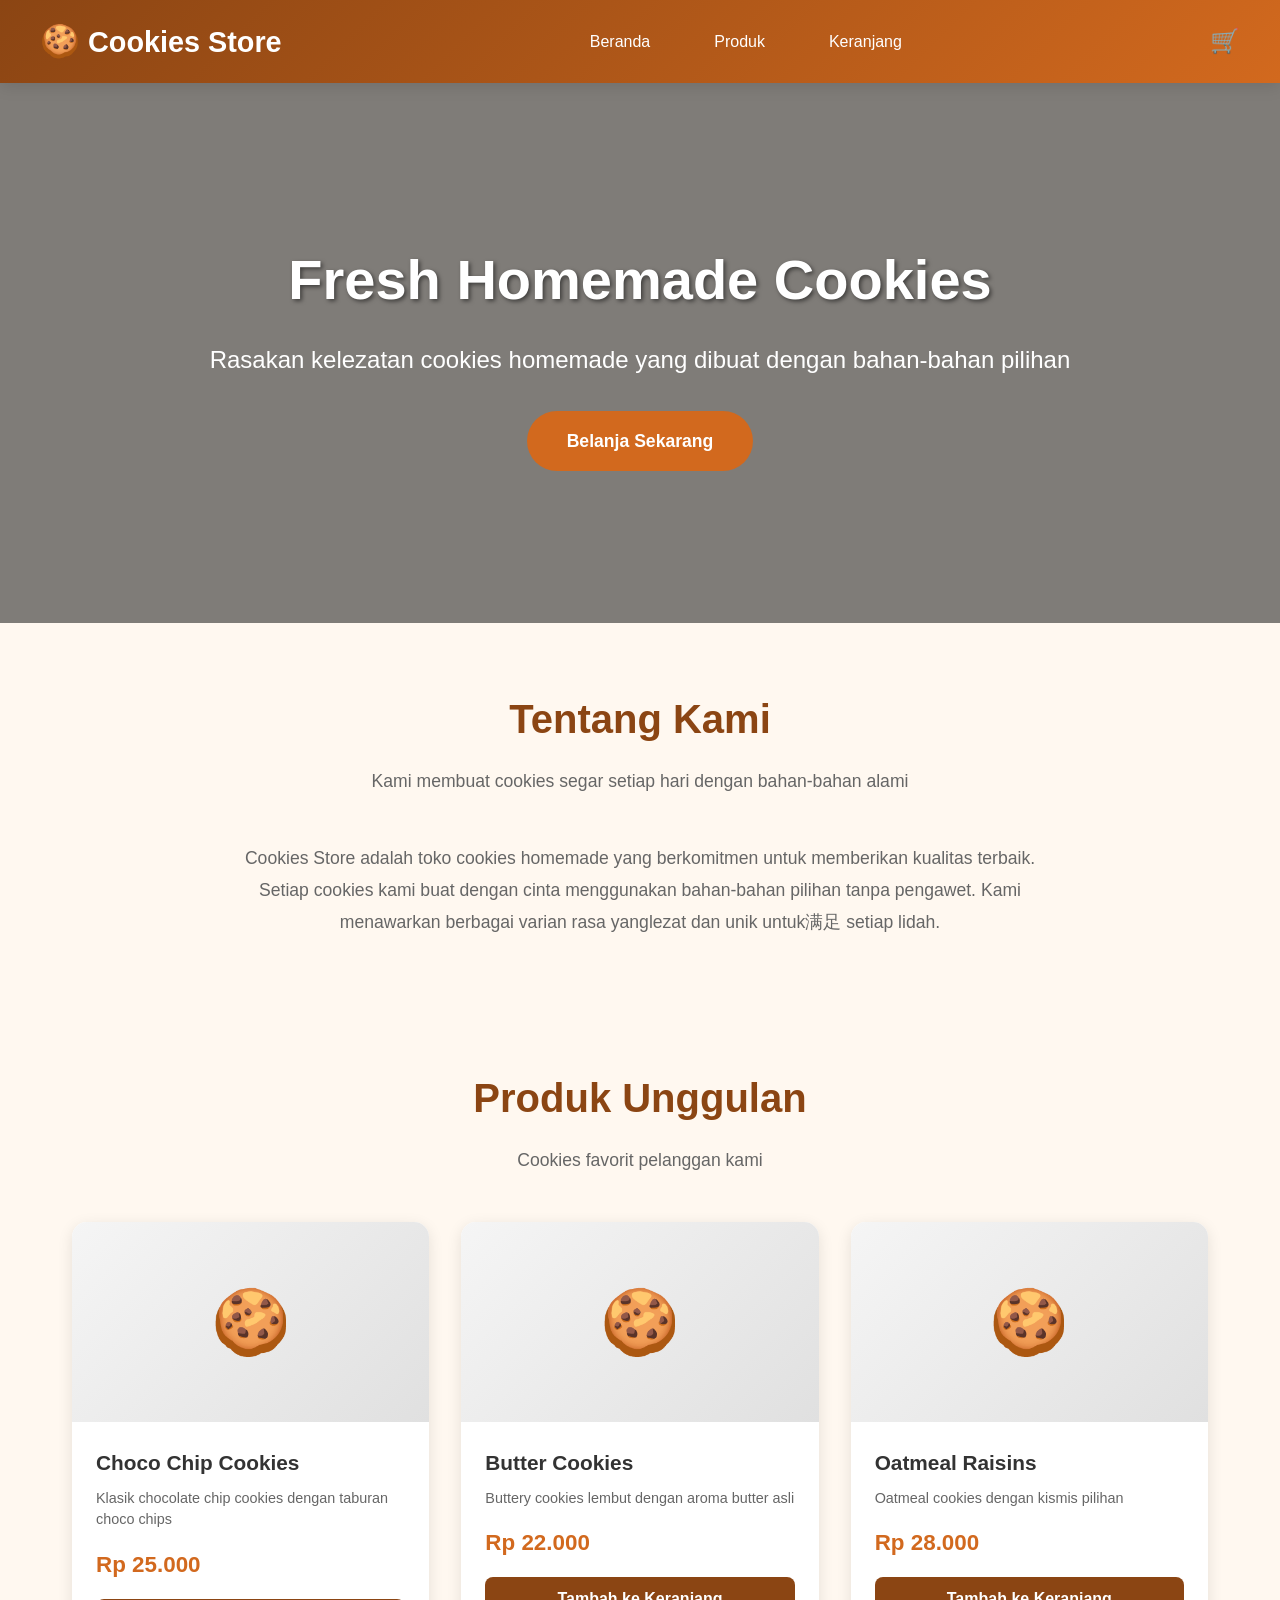
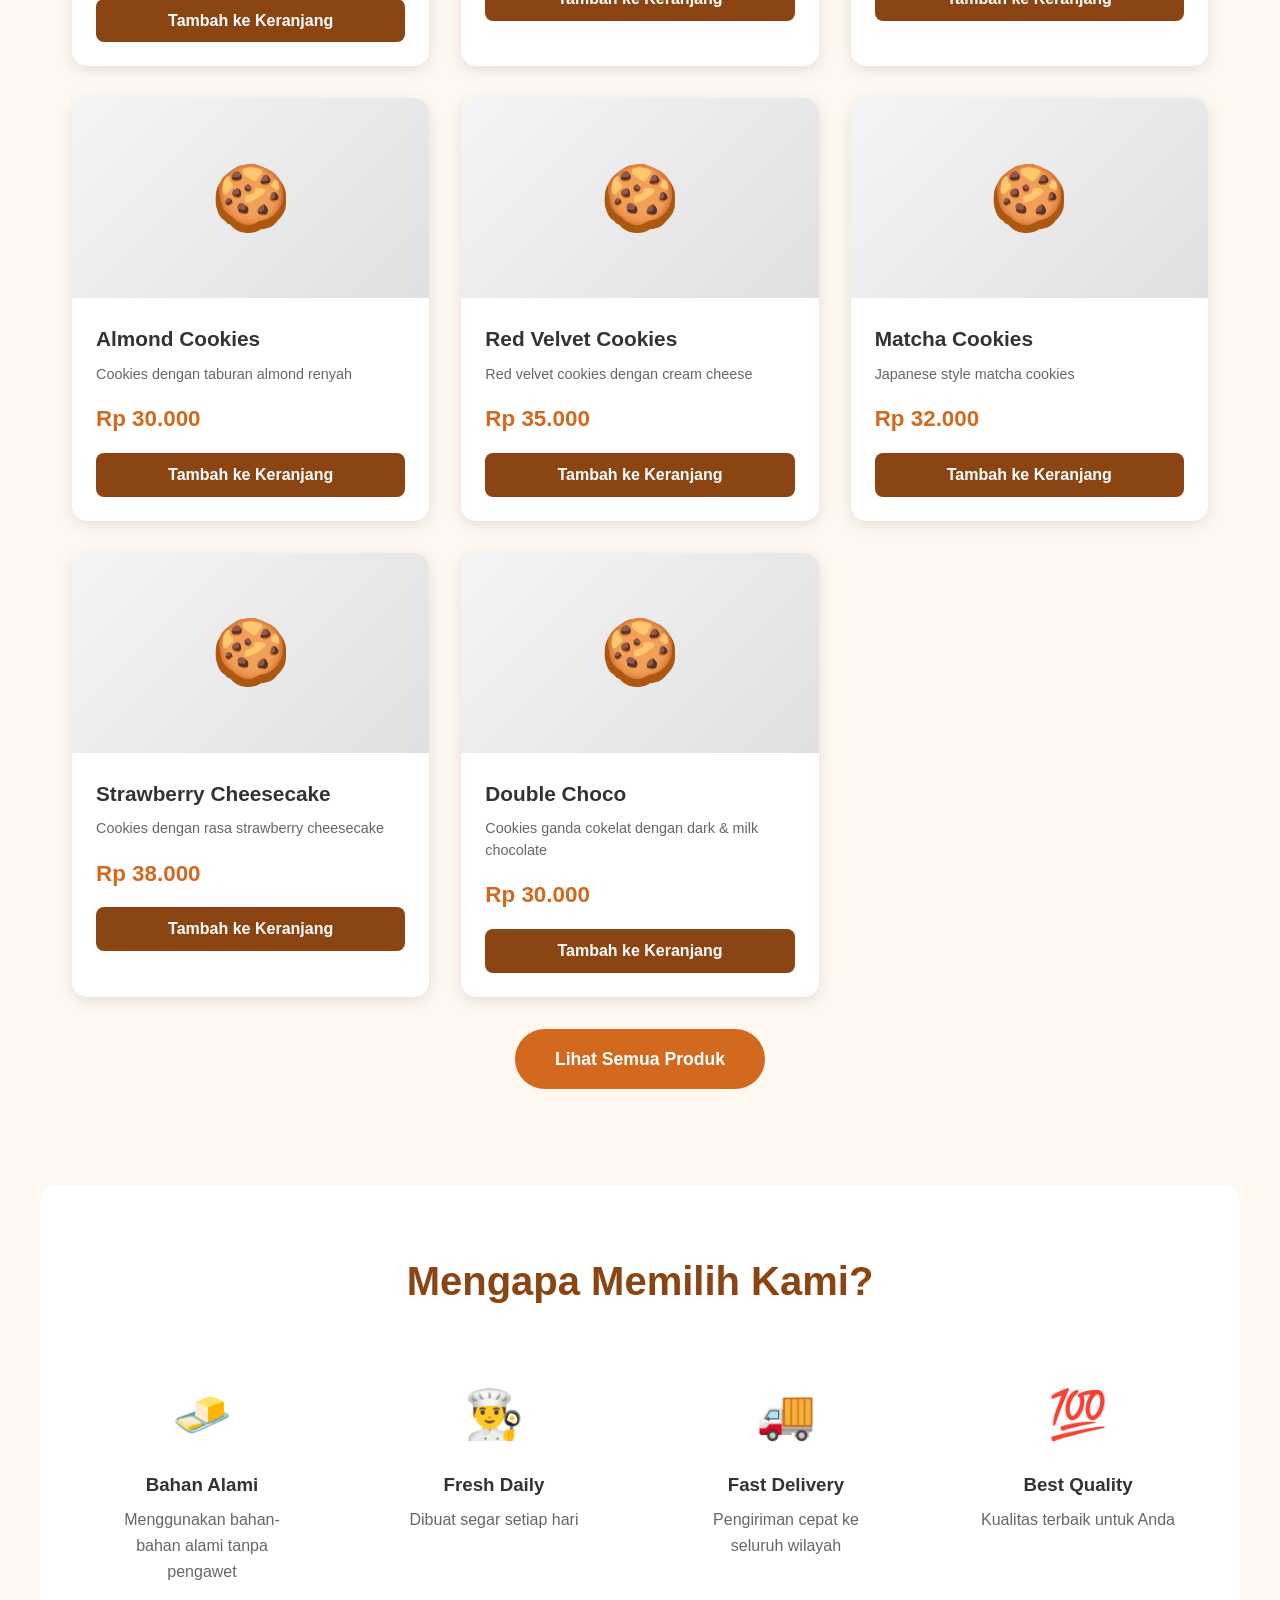
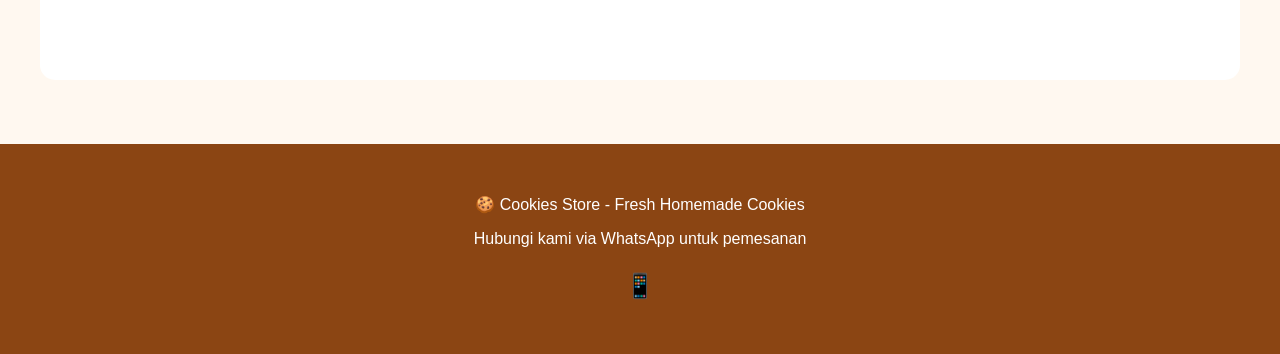
<file: index.html>
<!DOCTYPE html>
<html lang="id">
<head>
    <meta charset="UTF-8">
    <meta name="viewport" content="width=device-width, initial-scale=1.0">
    <title>Cookies Store - Homemade Fresh Cookies</title>
    <link rel="stylesheet" href="css/style.css">
    <link rel="icon" href="data:image/svg+xml,<svg xmlns='http://www.w3.org/2000/svg' viewBox='0 0 100 100'><text y='.9em' font-size='90'>🍪</text></svg>">
</head>
<body>
    <!-- Header -->
    <header>
        <nav>
            <a href="index.html" class="logo">
                <span class="logo-icon">🍪</span>
                Cookies Store
            </a>
            <ul class="nav-links">
                <li><a href="index.html">Beranda</a></li>
                <li><a href="shop.html">Produk</a></li>
                <li><a href="cart.html">Keranjang</a></li>
            </ul>
            <div class="cart-icon" onclick="window.location.href='cart.html'">
                🛒
                <span class="cart-badge" id="cart-badge" style="display: none;">0</span>
            </div>
        </nav>
    </header>

    <!-- Hero Section -->
    <section class="hero">
        <div class="hero-content">
            <h1>Fresh Homemade Cookies</h1>
            <p>Rasakan kelezatan cookies homemade yang dibuat dengan bahan-bahan pilihan</p>
            <a href="shop.html" class="btn btn-primary">Belanja Sekarang</a>
        </div>
    </section>

    <!-- About Section -->
    <section class="container">
        <h2 class="section-title">Tentang Kami</h2>
        <p class="section-subtitle">Kami membuat cookies segar setiap hari dengan bahan-bahan alami</p>
        
        <div style="text-align: center; max-width: 800px; margin: 0 auto;">
            <p style="font-size: 1.1rem; line-height: 1.8; color: var(--text-light);">
                Cookies Store adalah toko cookies homemade yang berkomitmen untuk memberikan kualitas terbaik. 
                Setiap cookies kami buat dengan cinta menggunakan bahan-bahan pilihan tanpa pengawet. 
                Kami menawarkan berbagai varian rasa yanglezat dan unik untuk满足 setiap lidah.
            </p>
        </div>
    </section>

    <!-- Featured Products -->
    <section class="container">
        <h2 class="section-title">Produk Unggulan</h2>
        <p class="section-subtitle">Cookies favorit pelanggan kami</p>
        
        <div class="products-grid" id="products-grid">
            <!-- Products akan di-load dari JavaScript -->
        </div>
        
        <div style="text-align: center; margin-top: 2rem;">
            <a href="shop.html" class="btn btn-primary">Lihat Semua Produk</a>
        </div>
    </section>

    <!-- Why Choose Us -->
    <section class="container" style="background-color: var(--white); border-radius: 15px; margin: 2rem auto;">
        <h2 class="section-title">Mengapa Memilih Kami?</h2>
        
        <div style="display: grid; grid-template-columns: repeat(auto-fit, minmax(250px, 1fr)); gap: 2rem; margin-top: 2rem;">
            <div style="text-align: center; padding: 2rem;">
                <div style="font-size: 3rem; margin-bottom: 1rem;">🧈</div>
                <h3>Bahan Alami</h3>
                <p style="color: var(--text-light); margin-top: 0.5rem;">Menggunakan bahan-bahan alami tanpa pengawet</p>
            </div>
            <div style="text-align: center; padding: 2rem;">
                <div style="font-size: 3rem; margin-bottom: 1rem;">👨‍🍳</div>
                <h3>Fresh Daily</h3>
                <p style="color: var(--text-light); margin-top: 0.5rem;">Dibuat segar setiap hari</p>
            </div>
            <div style="text-align: center; padding: 2rem;">
                <div style="font-size: 3rem; margin-bottom: 1rem;">🚚</div>
                <h3>Fast Delivery</h3>
                <p style="color: var(--text-light); margin-top: 0.5rem;">Pengiriman cepat ke seluruh wilayah</p>
            </div>
            <div style="text-align: center; padding: 2rem;">
                <div style="font-size: 3rem; margin-bottom: 1rem;">💯</div>
                <h3>Best Quality</h3>
                <p style="color: var(--text-light); margin-top: 0.5rem;">Kualitas terbaik untuk Anda</p>
            </div>
        </div>
    </section>

    <!-- Footer -->
    <footer>
        <p>🍪 Cookies Store - Fresh Homemade Cookies</p>
        <p>Hubungi kami via WhatsApp untuk pemesanan</p>
        <div class="social-links">
            <a href="#">📱</a>
        </div>
    </footer>

    <!-- Notification -->
    <div class="notification" id="notification"></div>

    <script src="js/main.js"></script>
</body>
</html>
</file>
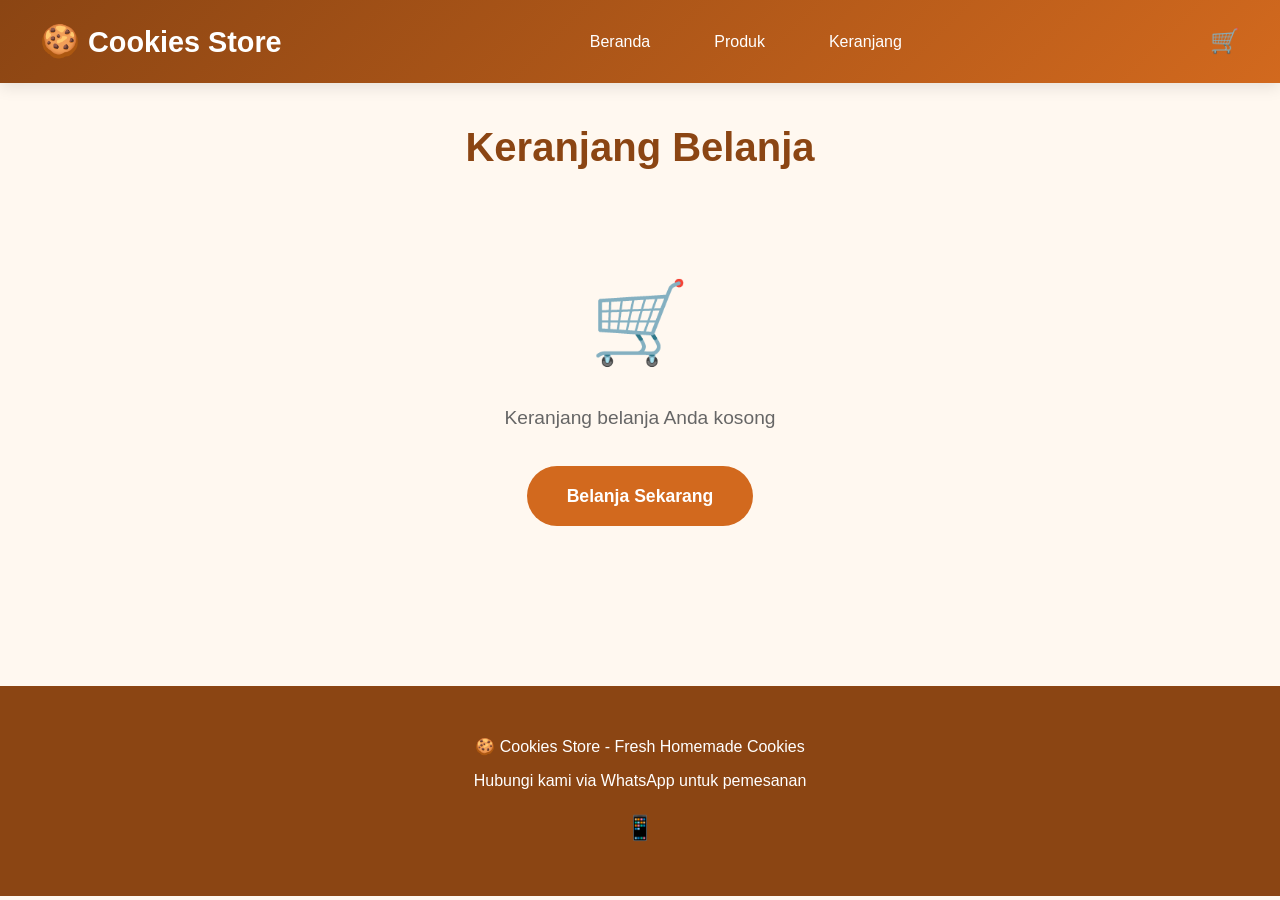
<file: cart.html>
<!DOCTYPE html>
<html lang="id">
<head>
    <meta charset="UTF-8">
    <meta name="viewport" content="width=device-width, initial-scale=1.0">
    <title>Keranjang Belanja - Cookies Store</title>
    <link rel="stylesheet" href="css/style.css">
    <link rel="icon" href="data:image/svg+xml,<svg xmlns='http://www.w3.org/2000/svg' viewBox='0 0 100 100'><text y='.9em' font-size='90'>🍪</text></svg>">
</head>
<body>
    <!-- Header -->
    <header>
        <nav>
            <a href="index.html" class="logo">
                <span class="logo-icon">🍪</span>
                Cookies Store
            </a>
            <ul class="nav-links">
                <li><a href="index.html">Beranda</a></li>
                <li><a href="shop.html">Produk</a></li>
                <li><a href="cart.html">Keranjang</a></li>
            </ul>
            <div class="cart-icon" onclick="window.location.href='cart.html'">
                🛒
                <span class="cart-badge" id="cart-badge" style="display: none;">0</span>
            </div>
        </nav>
    </header>

    <!-- Cart Section -->
    <section class="cart-page">
        <h2 class="section-title">Keranjang Belanja</h2>
        
        <!-- Empty Cart -->
        <div class="cart-empty" id="cart-empty">
            <div class="cart-empty-icon">🛒</div>
            <p>Keranjang belanja Anda kosong</p>
            <a href="shop.html" class="btn btn-primary">Belanja Sekarang</a>
        </div>
        
        <!-- Cart Content -->
        <div id="cart-content" style="display: none;">
            <div class="cart-table">
                <table>
                    <thead>
                        <tr>
                            <th>Produk</th>
                            <th>Harga</th>
                            <th>Jumlah</th>
                            <th>Subtotal</th>
                            <th>Aksi</th>
                        </tr>
                    </thead>
                    <tbody id="cart-items">
                        <!-- Cart items akan di-render oleh JavaScript -->
                    </tbody>
                </table>
            </div>
            
            <div class="cart-summary">
                <h3>Ringkasan Pesanan</h3>
                <div class="total-amount" id="cart-total">Rp 0</div>
                <a href="checkout.html" class="btn btn-primary" style="width: 100%; text-align: center; display: block; padding: 1rem;">
                    Lanjut ke Checkout
                </a>
            </div>
        </div>
    </section>

    <!-- Footer -->
    <footer>
        <p>🍪 Cookies Store - Fresh Homemade Cookies</p>
        <p>Hubungi kami via WhatsApp untuk pemesanan</p>
        <div class="social-links">
            <a href="#">📱</a>
        </div>
    </footer>

    <!-- Notification -->
    <div class="notification" id="notification"></div>

    <script src="js/main.js"></script>
</body>
</html>
</file>
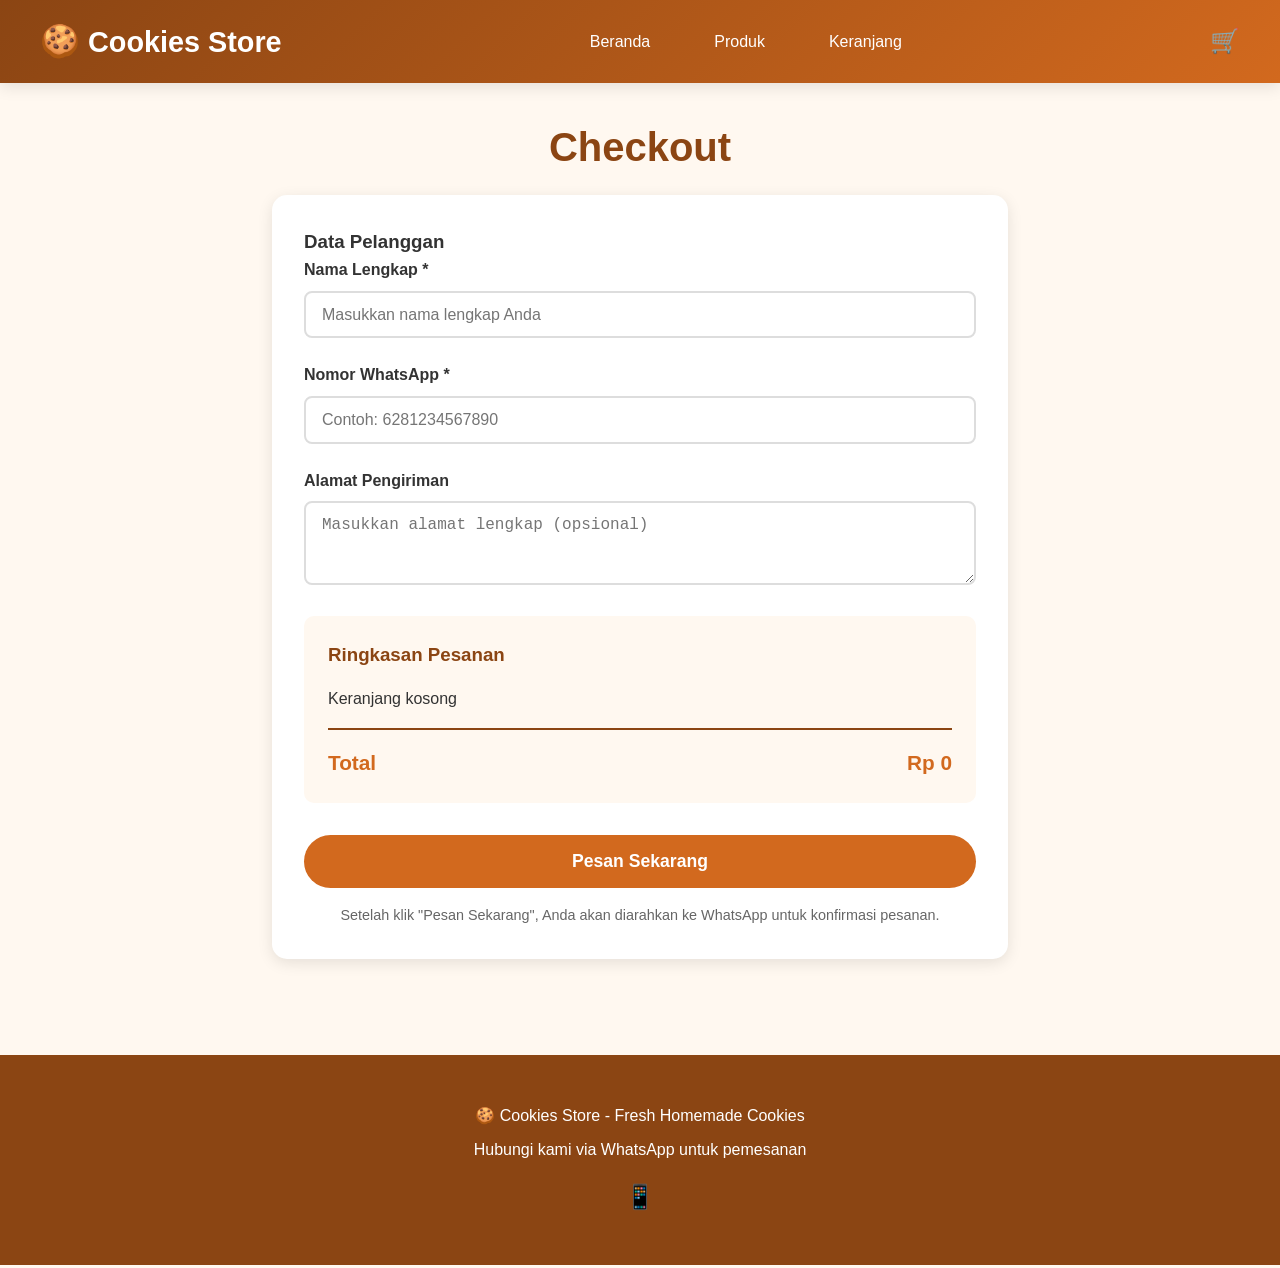
<file: checkout.html>
<!DOCTYPE html>
<html lang="id">
<head>
    <meta charset="UTF-8">
    <meta name="viewport" content="width=device-width, initial-scale=1.0">
    <title>Checkout - Cookies Store</title>
    <link rel="stylesheet" href="css/style.css">
    <link rel="icon" href="data:image/svg+xml,<svg xmlns='http://www.w3.org/2000/svg' viewBox='0 0 100 100'><text y='.9em' font-size='90'>🍪</text></svg>">
</head>
<body>
    <!-- Header -->
    <header>
        <nav>
            <a href="index.html" class="logo">
                <span class="logo-icon">🍪</span>
                Cookies Store
            </a>
            <ul class="nav-links">
                <li><a href="index.html">Beranda</a></li>
                <li><a href="shop.html">Produk</a></li>
                <li><a href="cart.html">Keranjang</a></li>
            </ul>
            <div class="cart-icon" onclick="window.location.href='cart.html'">
                🛒
                <span class="cart-badge" id="cart-badge" style="display: none;">0</span>
            </div>
        </nav>
    </header>

    <!-- Checkout Section -->
    <section class="checkout-page">
        <h2 class="section-title">Checkout</h2>
        
        <form class="checkout-form" id="checkout-form">
            <h3>Data Pelanggan</h3>
            
            <div class="form-group">
                <label for="customer_name">Nama Lengkap *</label>
                <input type="text" id="customer_name" name="customer_name" placeholder="Masukkan nama lengkap Anda" required>
            </div>
            
            <div class="form-group">
                <label for="phone">Nomor WhatsApp *</label>
                <input type="tel" id="phone" name="phone" placeholder="Contoh: 6281234567890" required>
            </div>
            
            <div class="form-group">
                <label for="address">Alamat Pengiriman</label>
                <textarea id="address" name="address" rows="3" placeholder="Masukkan alamat lengkap (opsional)"></textarea>
            </div>
            
            <div class="order-summary">
                <h3>Ringkasan Pesanan</h3>
                <div id="order-items">
                    <!-- Order items akan di-render oleh JavaScript -->
                </div>
                <div class="order-total">
                    <span>Total</span>
                    <span id="order-total-amount">Rp 0</span>
                </div>
            </div>
            
            <button type="submit" class="btn btn-primary" id="submit-checkout" style="width: 100%;">
                Pesan Sekarang
            </button>
            
            <p style="text-align: center; margin-top: 1rem; color: var(--text-light); font-size: 0.9rem;">
                Setelah klik "Pesan Sekarang", Anda akan diarahkan ke WhatsApp untuk konfirmasi pesanan.
            </p>
        </form>
    </section>

    <!-- Footer -->
    <footer>
        <p>🍪 Cookies Store - Fresh Homemade Cookies</p>
        <p>Hubungi kami via WhatsApp untuk pemesanan</p>
        <div class="social-links">
            <a href="#">📱</a>
        </div>
    </footer>

    <!-- Notification -->
    <div class="notification" id="notification"></div>

    <script src="js/main.js"></script>
    <script src="js/checkout.js"></script>
</body>
</html>
</file>
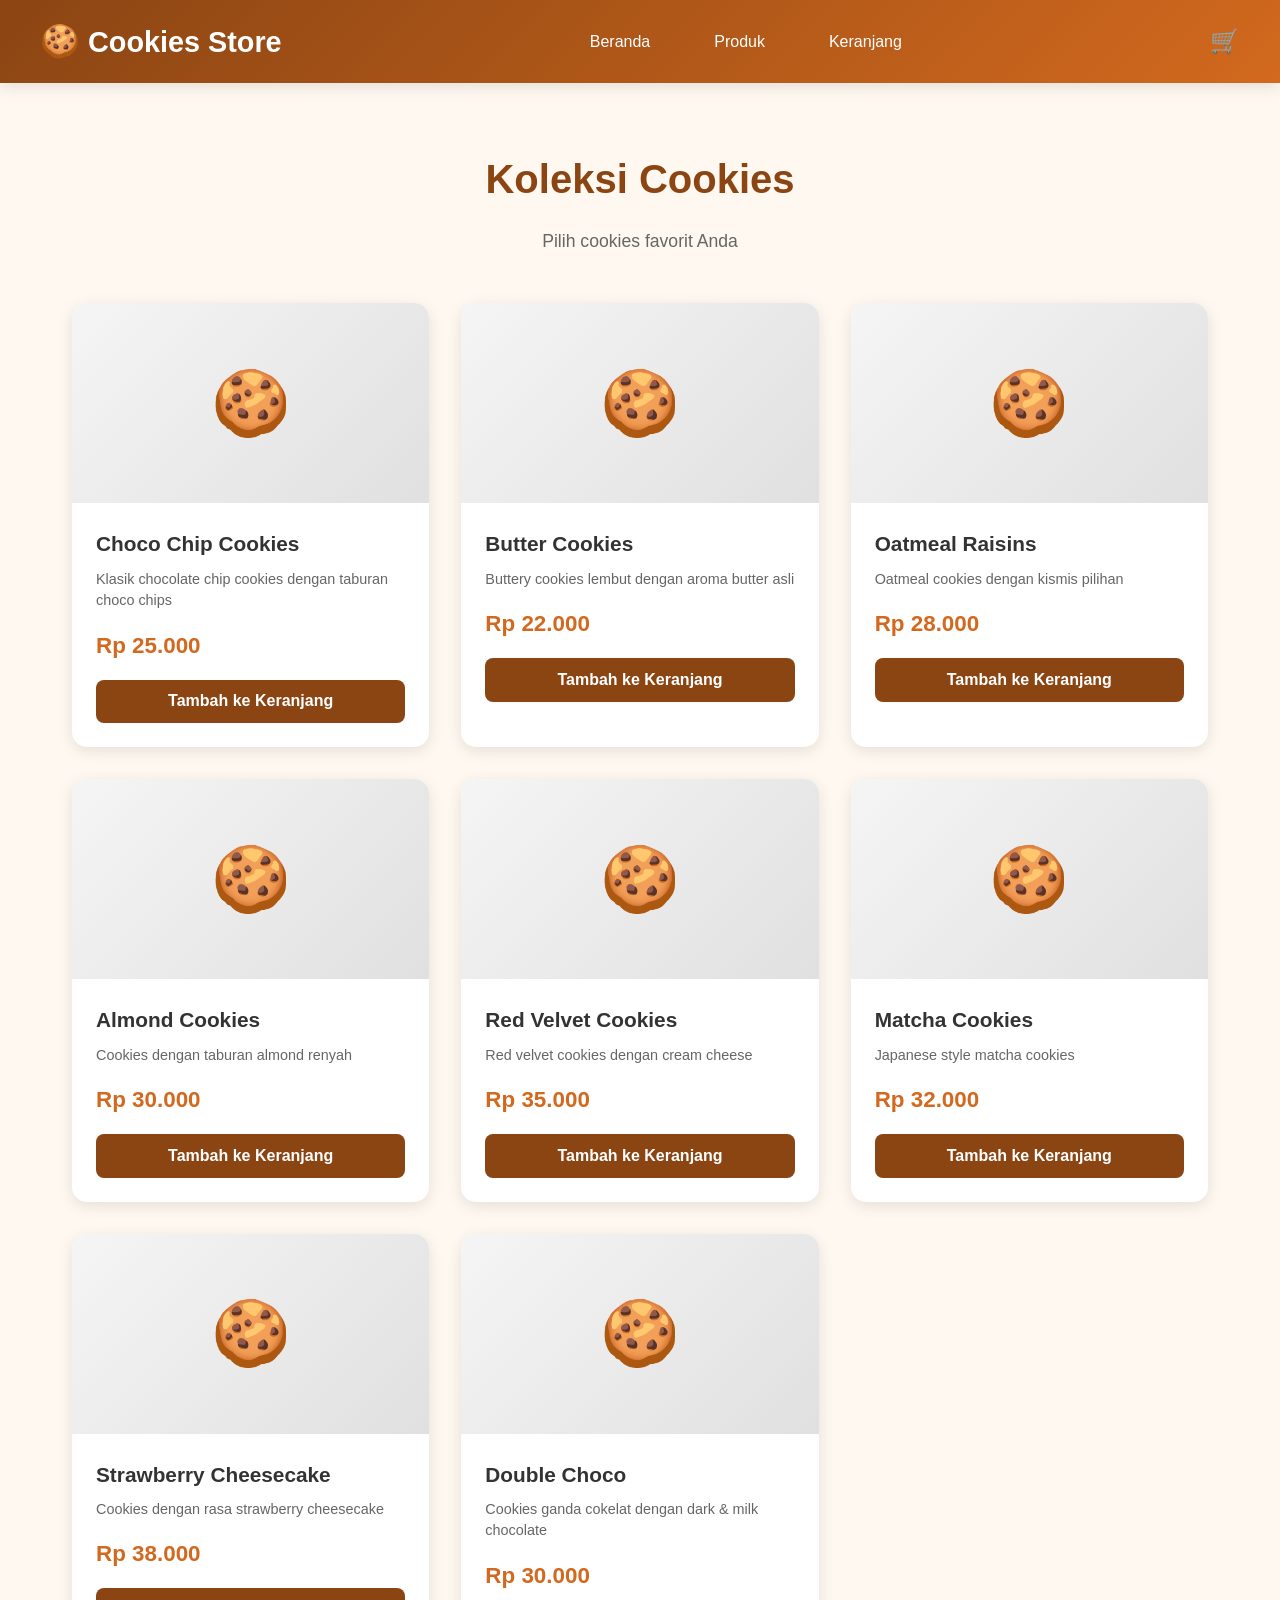
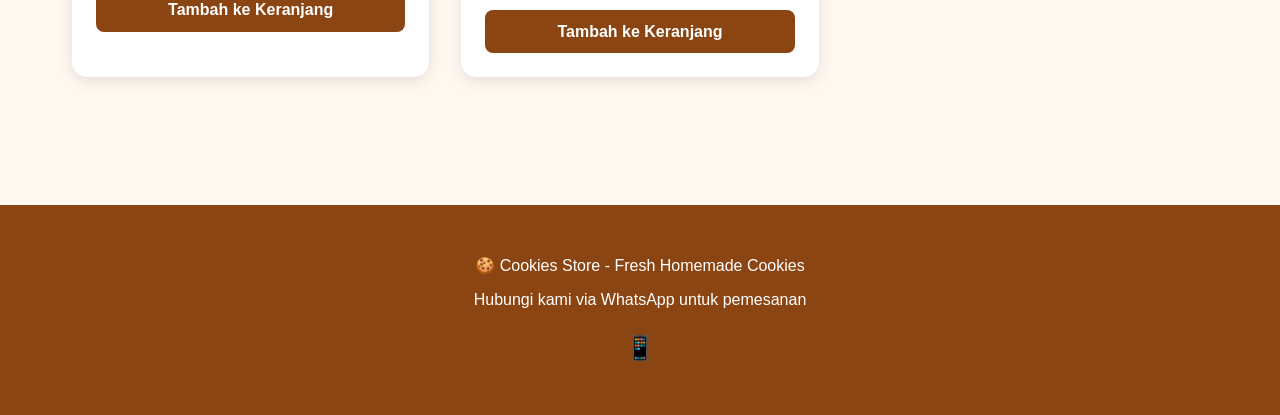
<file: shop.html>
<!DOCTYPE html>
<html lang="id">
<head>
    <meta charset="UTF-8">
    <meta name="viewport" content="width=device-width, initial-scale=1.0">
    <title>Produk Cookies - Cookies Store</title>
    <link rel="stylesheet" href="css/style.css">
    <link rel="icon" href="data:image/svg+xml,<svg xmlns='http://www.w3.org/2000/svg' viewBox='0 0 100 100'><text y='.9em' font-size='90'>🍪</text></svg>">
</head>
<body>
    <!-- Header -->
    <header>
        <nav>
            <a href="index.html" class="logo">
                <span class="logo-icon">🍪</span>
                Cookies Store
            </a>
            <ul class="nav-links">
                <li><a href="index.html">Beranda</a></li>
                <li><a href="shop.html">Produk</a></li>
                <li><a href="cart.html">Keranjang</a></li>
            </ul>
            <div class="cart-icon" onclick="window.location.href='cart.html'">
                🛒
                <span class="cart-badge" id="cart-badge" style="display: none;">0</span>
            </div>
        </nav>
    </header>

    <!-- Products Section -->
    <section class="container">
        <h2 class="section-title">Koleksi Cookies</h2>
        <p class="section-subtitle">Pilih cookies favorit Anda</p>
        
        <div class="products-grid" id="products-grid">
            <!-- Products akan di-load dari JavaScript -->
            <div class="loading">
                <div class="spinner"></div>
            </div>
        </div>
    </section>

    <!-- Footer -->
    <footer>
        <p>🍪 Cookies Store - Fresh Homemade Cookies</p>
        <p>Hubungi kami via WhatsApp untuk pemesanan</p>
        <div class="social-links">
            <a href="#">📱</a>
        </div>
    </footer>

    <!-- Notification -->
    <div class="notification" id="notification"></div>

    <script src="js/main.js"></script>
</body>
</html>
</file>
<file: css/style.css>
/* ========================================
   Webstore Cookies - Style CSS
   ======================================== */

:root {
    --primary-color: #8B4513; /* Saddle Brown */
    --secondary-color: #D2691E; /* Chocolate */
    --accent-color: #F5DEB3; /* Wheat */
    --text-dark: #333333;
    --text-light: #666666;
    --white: #ffffff;
    --light-bg: #FFF8F0;
    --shadow: 0 4px 15px rgba(0,0,0,0.1);
    --transition: all 0.3s ease;
}

* {
    margin: 0;
    padding: 0;
    box-sizing: border-box;
}

body {
    font-family: 'Segoe UI', Tahoma, Geneva, Verdana, sans-serif;
    line-height: 1.6;
    color: var(--text-dark);
    background-color: var(--light-bg);
}

/* ========================================
   Header & Navigation
   ======================================== */
header {
    background: linear-gradient(135deg, var(--primary-color), var(--secondary-color));
    padding: 1rem 2rem;
    position: sticky;
    top: 0;
    z-index: 1000;
    box-shadow: var(--shadow);
}

nav {
    max-width: 1200px;
    margin: 0 auto;
    display: flex;
    justify-content: space-between;
    align-items: center;
}

.logo {
    font-size: 1.8rem;
    font-weight: bold;
    color: var(--white);
    text-decoration: none;
    display: flex;
    align-items: center;
    gap: 0.5rem;
}

.logo-icon {
    font-size: 2rem;
}

.nav-links {
    display: flex;
    gap: 2rem;
    list-style: none;
}

.nav-links a {
    color: var(--white);
    text-decoration: none;
    font-weight: 500;
    transition: var(--transition);
    padding: 0.5rem 1rem;
    border-radius: 5px;
}

.nav-links a:hover {
    background-color: rgba(255,255,255,0.2);
}

.cart-icon {
    position: relative;
    color: var(--white);
    font-size: 1.5rem;
    cursor: pointer;
}

.cart-badge {
    position: absolute;
    top: -8px;
    right: -8px;
    background-color: #ff4444;
    color: white;
    border-radius: 50%;
    width: 20px;
    height: 20px;
    font-size: 0.75rem;
    display: flex;
    align-items: center;
    justify-content: center;
}

/* ========================================
   Hero Section
   ======================================== */
.hero {
    background: linear-gradient(rgba(0,0,0,0.5), rgba(0,0,0,0.5)), url('https://images.unsplash.com/photo-1499636136210-6f4ee915583e?w=1920');
    background-size: cover;
    background-position: center;
    height: 60vh;
    display: flex;
    align-items: center;
    justify-content: center;
    text-align: center;
    color: var(--white);
}

.hero-content h1 {
    font-size: 3.5rem;
    margin-bottom: 1rem;
    text-shadow: 2px 2px 4px rgba(0,0,0,0.5);
}

.hero-content p {
    font-size: 1.5rem;
    margin-bottom: 2rem;
}

.btn {
    display: inline-block;
    padding: 1rem 2.5rem;
    border: none;
    border-radius: 50px;
    font-size: 1.1rem;
    font-weight: 600;
    cursor: pointer;
    transition: var(--transition);
    text-decoration: none;
}

.btn-primary {
    background-color: var(--secondary-color);
    color: var(--white);
}

.btn-primary:hover {
    background-color: var(--primary-color);
    transform: translateY(-2px);
    box-shadow: var(--shadow);
}

/* ========================================
   Products Section
   ======================================== */
.container {
    max-width: 1200px;
    margin: 0 auto;
    padding: 4rem 2rem;
}

.section-title {
    text-align: center;
    font-size: 2.5rem;
    color: var(--primary-color);
    margin-bottom: 1rem;
}

.section-subtitle {
    text-align: center;
    color: var(--text-light);
    margin-bottom: 3rem;
    font-size: 1.1rem;
}

.products-grid {
    display: grid;
    grid-template-columns: repeat(auto-fill, minmax(280px, 1fr));
    gap: 2rem;
}

.product-card {
    background: var(--white);
    border-radius: 15px;
    overflow: hidden;
    box-shadow: var(--shadow);
    transition: var(--transition);
}

.product-card:hover {
    transform: translateY(-10px);
    box-shadow: 0 8px 25px rgba(0,0,0,0.15);
}

.product-image {
    width: 100%;
    height: 200px;
    background: linear-gradient(135deg, #f5f5f5, #e0e0e0);
    display: flex;
    align-items: center;
    justify-content: center;
    font-size: 4rem;
}

.product-info {
    padding: 1.5rem;
}

.product-name {
    font-size: 1.3rem;
    font-weight: 600;
    color: var(--text-dark);
    margin-bottom: 0.5rem;
}

.product-description {
    color: var(--text-light);
    font-size: 0.9rem;
    margin-bottom: 1rem;
    line-height: 1.5;
}

.product-price {
    font-size: 1.4rem;
    font-weight: bold;
    color: var(--secondary-color);
    margin-bottom: 1rem;
}

.btn-add-cart {
    width: 100%;
    padding: 0.8rem;
    background-color: var(--primary-color);
    color: var(--white);
    border: none;
    border-radius: 8px;
    font-size: 1rem;
    font-weight: 600;
    cursor: pointer;
    transition: var(--transition);
}

.btn-add-cart:hover {
    background-color: var(--secondary-color);
}

.btn-add-cart:disabled {
    background-color: #ccc;
    cursor: not-allowed;
}

/* ========================================
   Cart Page
   ======================================== */
.cart-page {
    padding: 2rem;
    max-width: 1000px;
    margin: 0 auto;
}

.cart-table {
    width: 100%;
    background: var(--white);
    border-radius: 15px;
    overflow: hidden;
    box-shadow: var(--shadow);
}

.cart-table table {
    width: 100%;
    border-collapse: collapse;
}

.cart-table th,
.cart-table td {
    padding: 1rem;
    text-align: left;
    border-bottom: 1px solid #eee;
}

.cart-table th {
    background-color: var(--primary-color);
    color: var(--white);
}

.cart-table tr:last-child td {
    border-bottom: none;
}

.cart-item-image {
    width: 80px;
    height: 80px;
    background: linear-gradient(135deg, #f5f5f5, #e0e0e0);
    border-radius: 10px;
    display: flex;
    align-items: center;
    justify-content: center;
    font-size: 2rem;
}

.quantity-controls {
    display: flex;
    align-items: center;
    gap: 0.5rem;
}

.quantity-btn {
    width: 30px;
    height: 30px;
    border: 1px solid var(--primary-color);
    background: var(--white);
    border-radius: 5px;
    cursor: pointer;
    font-size: 1.2rem;
    display: flex;
    align-items: center;
    justify-content: center;
    transition: var(--transition);
}

.quantity-btn:hover {
    background-color: var(--primary-color);
    color: var(--white);
}

.quantity-value {
    font-weight: 600;
    min-width: 30px;
    text-align: center;
}

.btn-remove {
    background: #ff4444;
    color: white;
    border: none;
    padding: 0.5rem 1rem;
    border-radius: 5px;
    cursor: pointer;
    transition: var(--transition);
}

.btn-remove:hover {
    background: #cc0000;
}

.cart-summary {
    background: var(--white);
    border-radius: 15px;
    padding: 2rem;
    margin-top: 2rem;
    box-shadow: var(--shadow);
}

.cart-summary h3 {
    font-size: 1.5rem;
    margin-bottom: 1rem;
    color: var(--primary-color);
}

.total-amount {
    font-size: 2rem;
    font-weight: bold;
    color: var(--secondary-color);
    margin: 1rem 0;
}

.cart-empty {
    text-align: center;
    padding: 4rem 2rem;
}

.cart-empty-icon {
    font-size: 5rem;
    margin-bottom: 1rem;
}

.cart-empty p {
    font-size: 1.2rem;
    color: var(--text-light);
    margin-bottom: 2rem;
}

/* ========================================
   Checkout Page
   ======================================== */
.checkout-page {
    padding: 2rem;
    max-width: 800px;
    margin: 0 auto;
}

.checkout-form {
    background: var(--white);
    border-radius: 15px;
    padding: 2rem;
    box-shadow: var(--shadow);
}

.checkout-form h2 {
    color: var(--primary-color);
    margin-bottom: 2rem;
    font-size: 1.8rem;
}

.form-group {
    margin-bottom: 1.5rem;
}

.form-group label {
    display: block;
    font-weight: 600;
    margin-bottom: 0.5rem;
    color: var(--text-dark);
}

.form-group input,
.form-group textarea {
    width: 100%;
    padding: 0.8rem 1rem;
    border: 2px solid #ddd;
    border-radius: 8px;
    font-size: 1rem;
    transition: var(--transition);
}

.form-group input:focus,
.form-group textarea:focus {
    outline: none;
    border-color: var(--primary-color);
}

.order-summary {
    background: var(--light-bg);
    border-radius: 10px;
    padding: 1.5rem;
    margin-bottom: 2rem;
}

.order-summary h3 {
    color: var(--primary-color);
    margin-bottom: 1rem;
}

.order-item {
    display: flex;
    justify-content: space-between;
    padding: 0.5rem 0;
    border-bottom: 1px solid #ddd;
}

.order-item:last-child {
    border-bottom: none;
}

.order-total {
    display: flex;
    justify-content: space-between;
    font-size: 1.3rem;
    font-weight: bold;
    color: var(--secondary-color);
    margin-top: 1rem;
    padding-top: 1rem;
    border-top: 2px solid var(--primary-color);
}

/* ========================================
   Footer
   ======================================== */
footer {
    background-color: var(--primary-color);
    color: var(--white);
    padding: 3rem 2rem;
    text-align: center;
    margin-top: 4rem;
}

footer p {
    margin-bottom: 0.5rem;
}

.social-links {
    margin-top: 1rem;
}

.social-links a {
    color: var(--white);
    font-size: 1.5rem;
    margin: 0 0.5rem;
    text-decoration: none;
}

/* ========================================
   Notifications
   ======================================== */
.notification {
    position: fixed;
    top: 100px;
    right: 20px;
    background: var(--white);
    padding: 1rem 2rem;
    border-radius: 10px;
    box-shadow: var(--shadow);
    z-index: 2000;
    transform: translateX(400px);
    transition: var(--transition);
}

.notification.show {
    transform: translateX(0);
}

.notification.success {
    border-left: 4px solid #4CAF50;
}

.notification.error {
    border-left: 4px solid #ff4444;
}

/* ========================================
   Loading
   ======================================== */
.loading {
    display: flex;
    justify-content: center;
    align-items: center;
    padding: 2rem;
}

.spinner {
    width: 40px;
    height: 40px;
    border: 4px solid #f3f3f3;
    border-top: 4px solid var(--primary-color);
    border-radius: 50%;
    animation: spin 1s linear infinite;
}

@keyframes spin {
    0% { transform: rotate(0deg); }
    100% { transform: rotate(360deg); }
}

/* ========================================
   Responsive
   ======================================== */
@media (max-width: 768px) {
    .nav-links {
        display: none;
    }
    
    .hero-content h1 {
        font-size: 2.5rem;
    }
    
    .hero-content p {
        font-size: 1.1rem;
    }
    
    .products-grid {
        grid-template-columns: repeat(auto-fill, minmax(250px, 1fr));
    }
    
    .cart-table {
        overflow-x: auto;
    }
}

@media (max-width: 480px) {
    .hero {
        height: 50vh;
    }
    
    .hero-content h1 {
        font-size: 2rem;
    }
    
    .container {
        padding: 2rem 1rem;
    }
}
</file>
